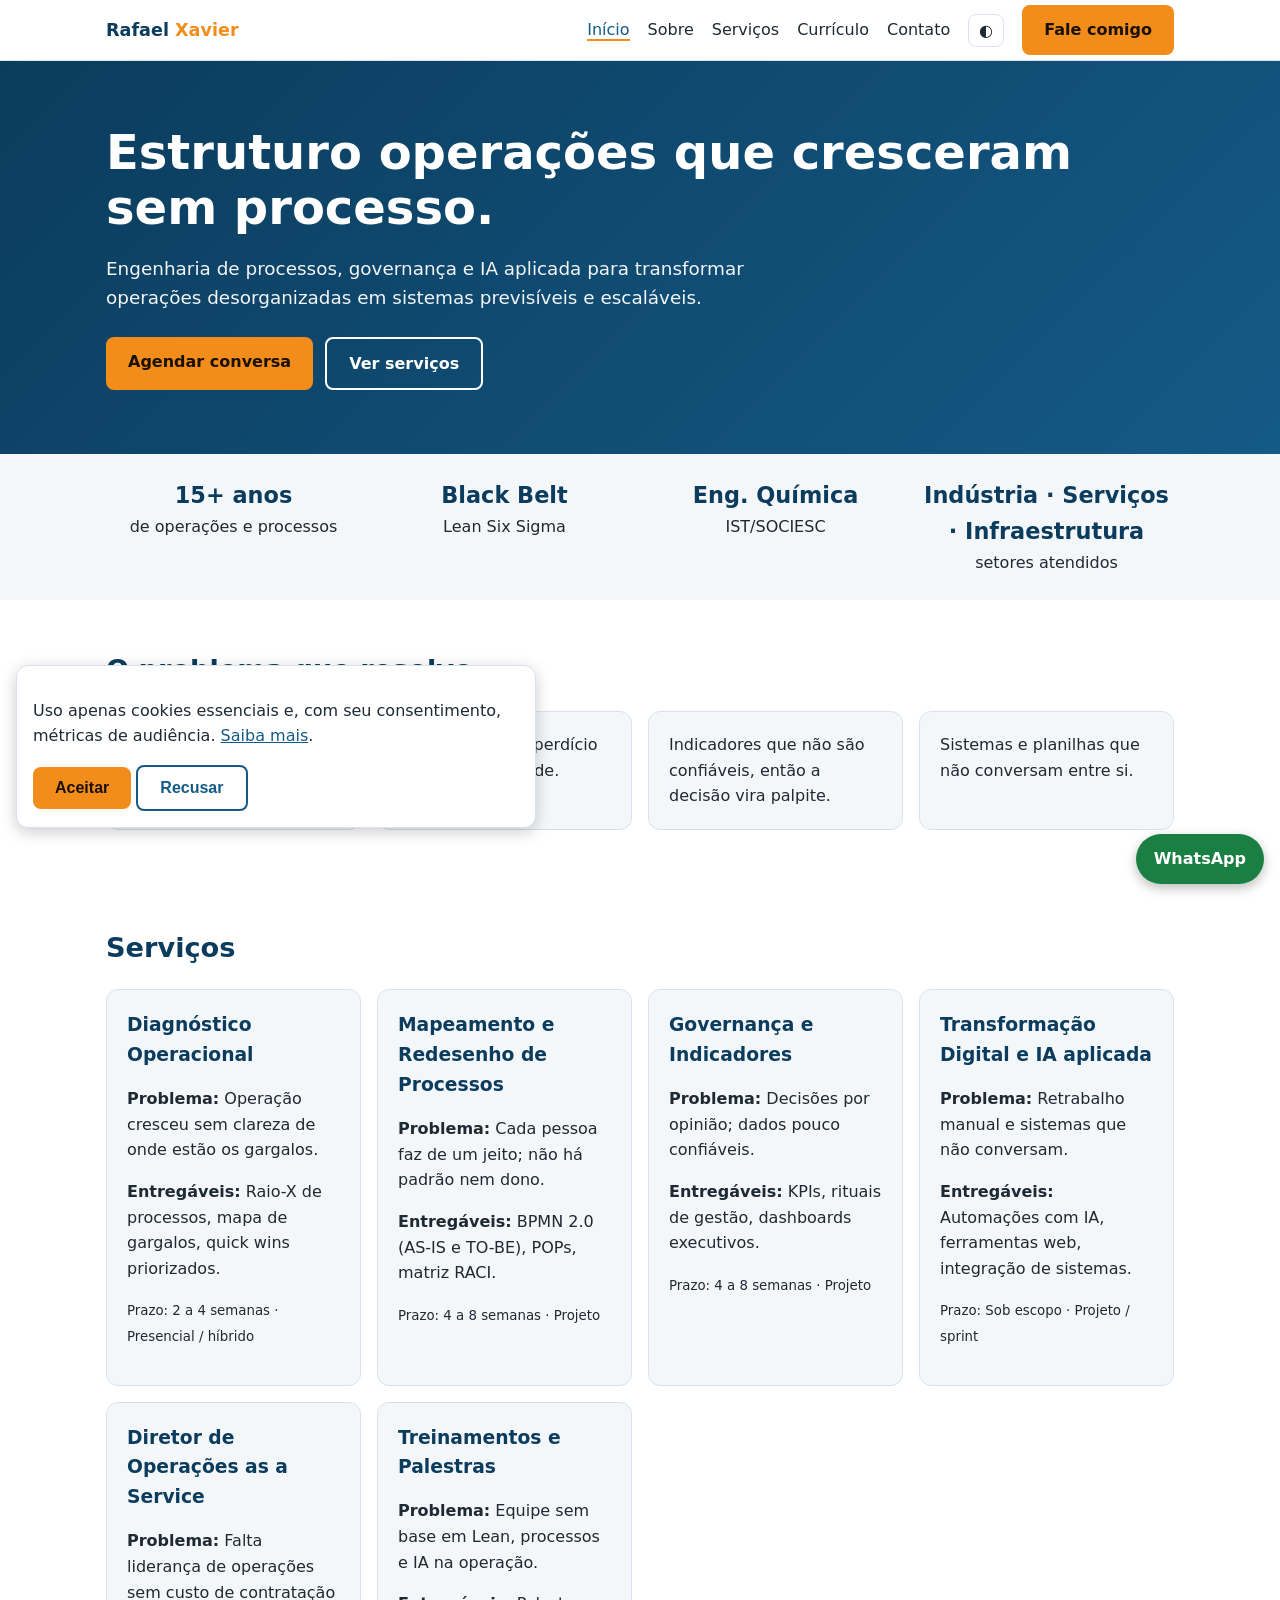
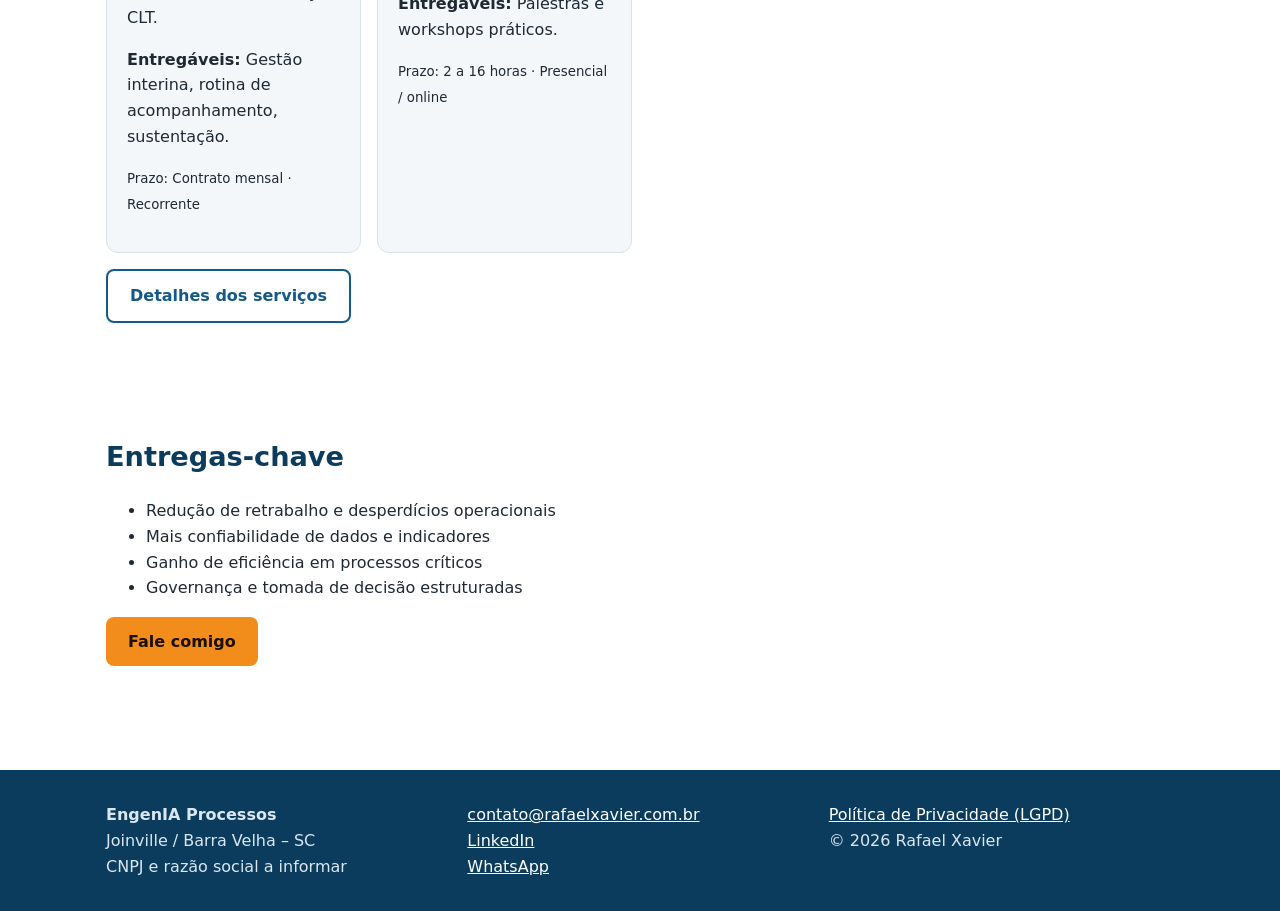
<file: index.html>
<!doctype html>
<html lang="pt-BR">
<head>
<meta charset="utf-8">
<meta name="viewport" content="width=device-width,initial-scale=1">
<title>Rafael Xavier | Engenharia de Processos e IA aplicada – EngenIA Processos</title>
<meta name="description" content="Estruturo operações que cresceram sem processo: engenharia de processos, governança, indicadores e IA aplicada. Rafael Xavier, EngenIA Processos.">
<link rel="canonical" href="https://rafaelxavier.com.br/">
<meta property="og:title" content="Rafael Xavier | EngenIA Processos">
<meta property="og:description" content="Estruturo operações que cresceram sem processo.">
<meta property="og:type" content="website">
<meta property="og:image" content="https://rafaelxavier.com.br/icon.svg">
<meta name="theme-color" content="#0b3c5d">
<link rel="manifest" href="manifest.webmanifest">
<link rel="icon" href="icon.svg" type="image/svg+xml">
<link rel="stylesheet" href="css/style.css">
<script type="application/ld+json">{"@context":"https://schema.org","@graph":[{"@type":"Person","name":"Rafael Xavier","jobTitle":"Founder & Diretor de Operações","worksFor":{"@type":"Organization","name":"EngenIA Processos"},"sameAs":["https://www.linkedin.com/in/rafael-xavier-01332241"],"address":{"@type":"PostalAddress","addressRegion":"SC","addressCountry":"BR"}},{"@type":"ProfessionalService","name":"EngenIA Processos","areaServed":"BR","url":"https://rafaelxavier.com.br/"}]}</script>
</head>
<body>
<main id="main">
<section class="hero"><div class="wrap">
<h1>Estruturo operações que cresceram sem processo.</h1>
<p>Engenharia de processos, governança e IA aplicada para transformar operações desorganizadas em sistemas previsíveis e escaláveis.</p>
<div class="cta"><a class="btn" href="contato.html" data-ev="cta_conversa">Agendar conversa</a><a class="btn sec" href="servicos.html">Ver serviços</a></div>
</div></section>
<div class="strip"><div class="wrap grid"><div><b>15+ anos</b>de operações e processos</div><div><b>Black Belt</b>Lean Six Sigma</div><div><b>Eng. Química</b>IST/SOCIESC</div><div><b>Indústria · Serviços · Infraestrutura</b>setores atendidos</div></div></div>
<section><div class="wrap"><h2>O problema que resolvo</h2><div class="grid" id="dores"></div></div></section>
<section><div class="wrap"><h2>Serviços</h2><div class="grid" id="servicos"></div><p><a class="btn sec" href="servicos.html">Detalhes dos serviços</a></p></div></section>
<section><div class="wrap"><h2>Entregas-chave</h2><ul><li>Redução de retrabalho e desperdícios operacionais</li><li>Mais confiabilidade de dados e indicadores</li><li>Ganho de eficiência em processos críticos</li><li>Governança e tomada de decisão estruturadas</li></ul>
<p><a class="btn" href="contato.html">Fale comigo</a></p></div></section>
</main>
<script src="js/main.js"></script>
</body>
</html>
</file>
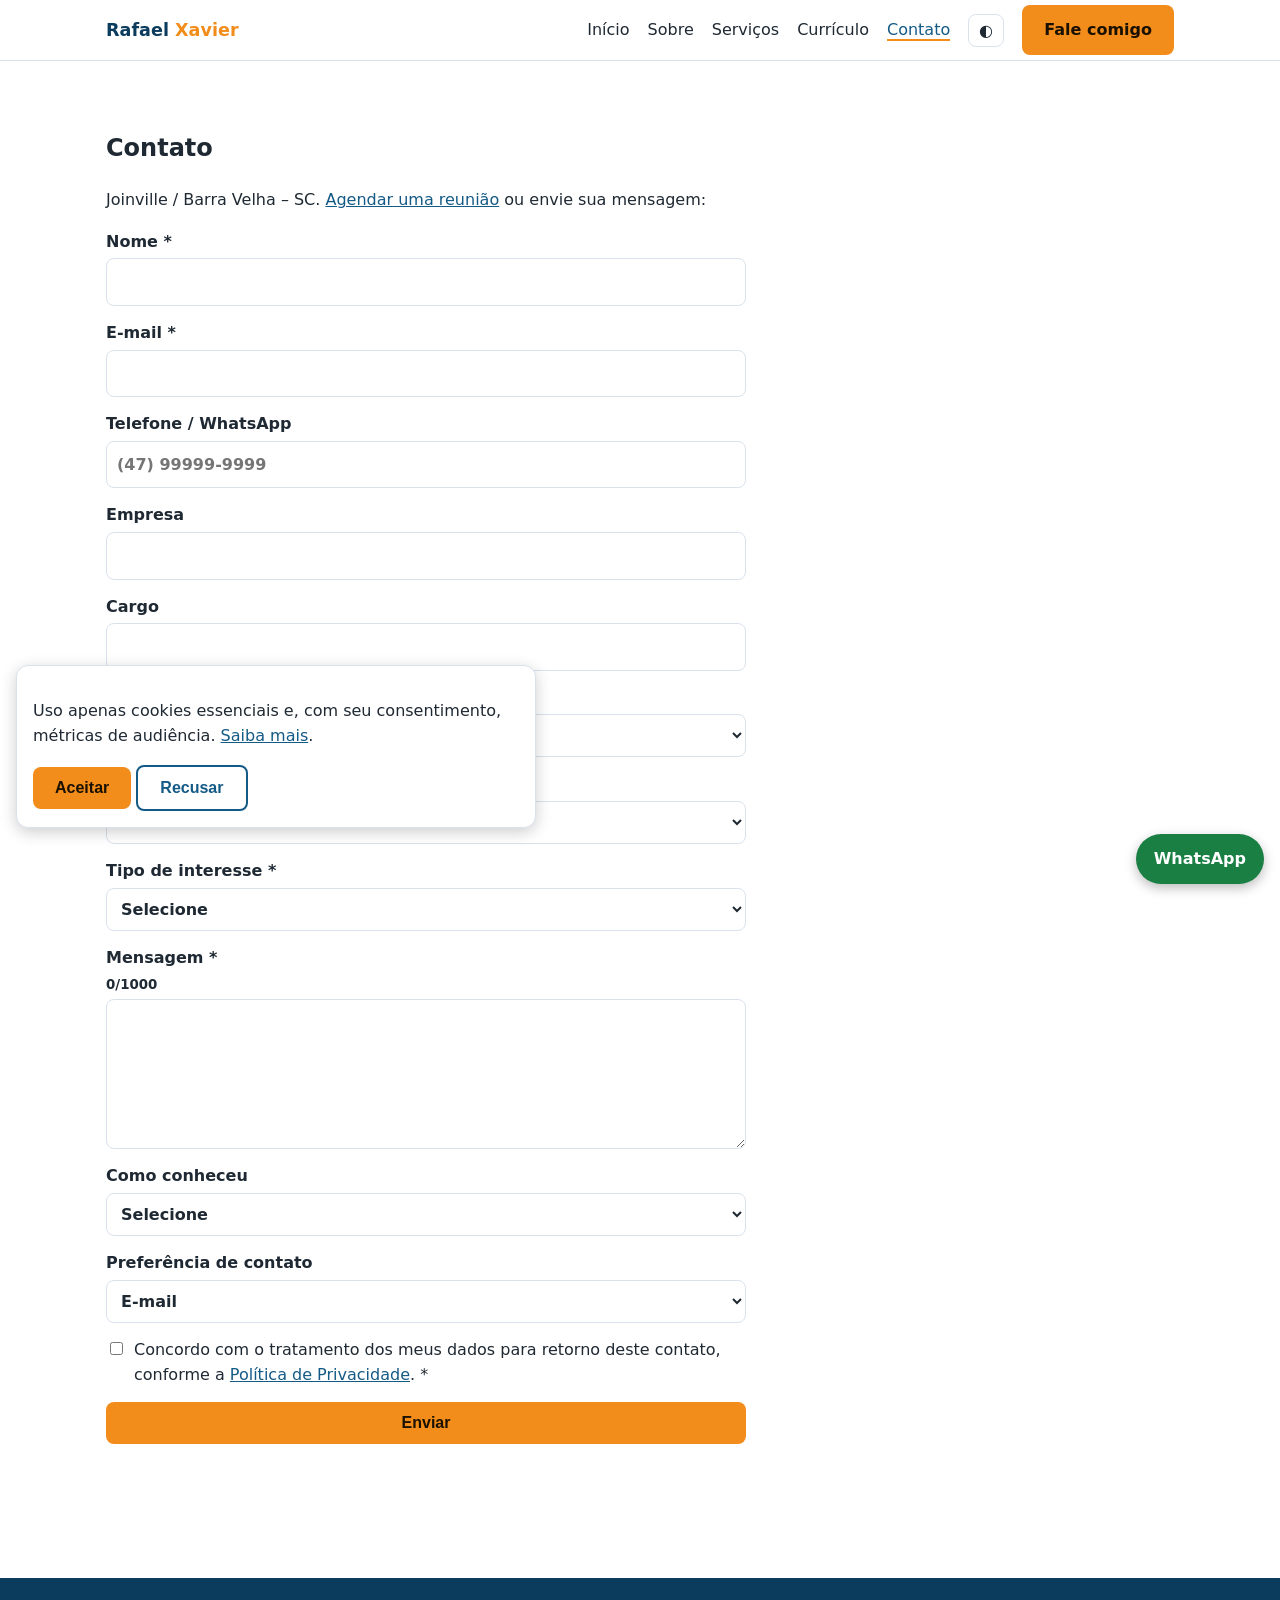
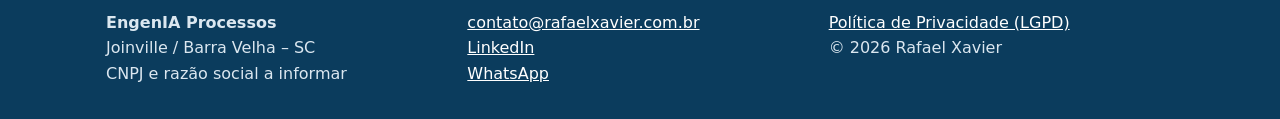
<file: contato.html>
<!doctype html>
<html lang="pt-BR">
<head>
<meta charset="utf-8">
<meta name="viewport" content="width=device-width,initial-scale=1">
<title>Contato | Rafael Xavier – EngenIA Processos</title>
<meta name="description" content="Fale com Rafael Xavier: consultoria, palestras, treinamentos e parcerias. Formulário, WhatsApp, e-mail e agendamento.">
<link rel="canonical" href="https://rafaelxavier.com.br/contato.html">
<meta property="og:title" content="Contato | Rafael Xavier">
<meta name="theme-color" content="#0b3c5d">
<link rel="manifest" href="manifest.webmanifest">
<link rel="icon" href="icon.svg" type="image/svg+xml">
<link rel="stylesheet" href="css/style.css">
</head>
<body>
<main id="main">
<section><div class="wrap">
<h1>Contato</h1>
<p>Joinville / Barra Velha – SC. <a href="#" data-agenda data-ev="agendar">Agendar uma reunião</a> ou envie sua mensagem:</p>
<form id="form" novalidate="false">
<label>Nome *<input name="nome" required autocomplete="name"></label>
<label>E-mail *<input name="email" type="email" required autocomplete="email"></label>
<label>Telefone / WhatsApp<input name="telefone" type="tel" inputmode="numeric" placeholder="(47) 99999-9999" autocomplete="tel"></label>
<label>Empresa<input name="empresa" autocomplete="organization"></label>
<label>Cargo<input name="cargo" autocomplete="organization-title"></label>
<label>Porte da empresa<select name="porte"><option value="">Selecione</option><option>Até 20</option><option>21-100</option><option>101-500</option><option>500+</option></select></label>
<label>Setor<select name="setor"><option value="">Selecione</option><option>Indústria</option><option>Serviços</option><option>Infraestrutura</option><option>Comércio</option><option>Outro</option></select></label>
<label>Tipo de interesse *<select name="interesse" required><option value="">Selecione</option><option>Consultoria</option><option>Palestra</option><option>Treinamento</option><option>Vaga/Recrutamento</option><option>Parceria</option><option>Outro</option></select></label>
<label>Mensagem * <small id="cnt">0/1000</small><textarea name="mensagem" rows="5" maxlength="1000" required></textarea></label>
<label>Como conheceu<select name="origem"><option value="">Selecione</option><option>LinkedIn</option><option>Busca no Google</option><option>Indicação</option><option>Evento</option><option>Outro</option></select></label>
<label>Preferência de contato<select name="preferencia"><option>E-mail</option><option>WhatsApp</option><option>Ligação</option></select></label>
<input class="hp" name="website" tabindex="-1" autocomplete="off" aria-hidden="true">
<label class="chk"><input type="checkbox" name="lgpd" required> <span>Concordo com o tratamento dos meus dados para retorno deste contato, conforme a <a href="privacidade.html">Política de Privacidade</a>. *</span></label>
<button class="btn" type="submit">Enviar</button>
<p id="msg" role="status"></p>
</form>
</div></section>
</main>
<script src="js/main.js"></script>
</body>
</html>
</file>
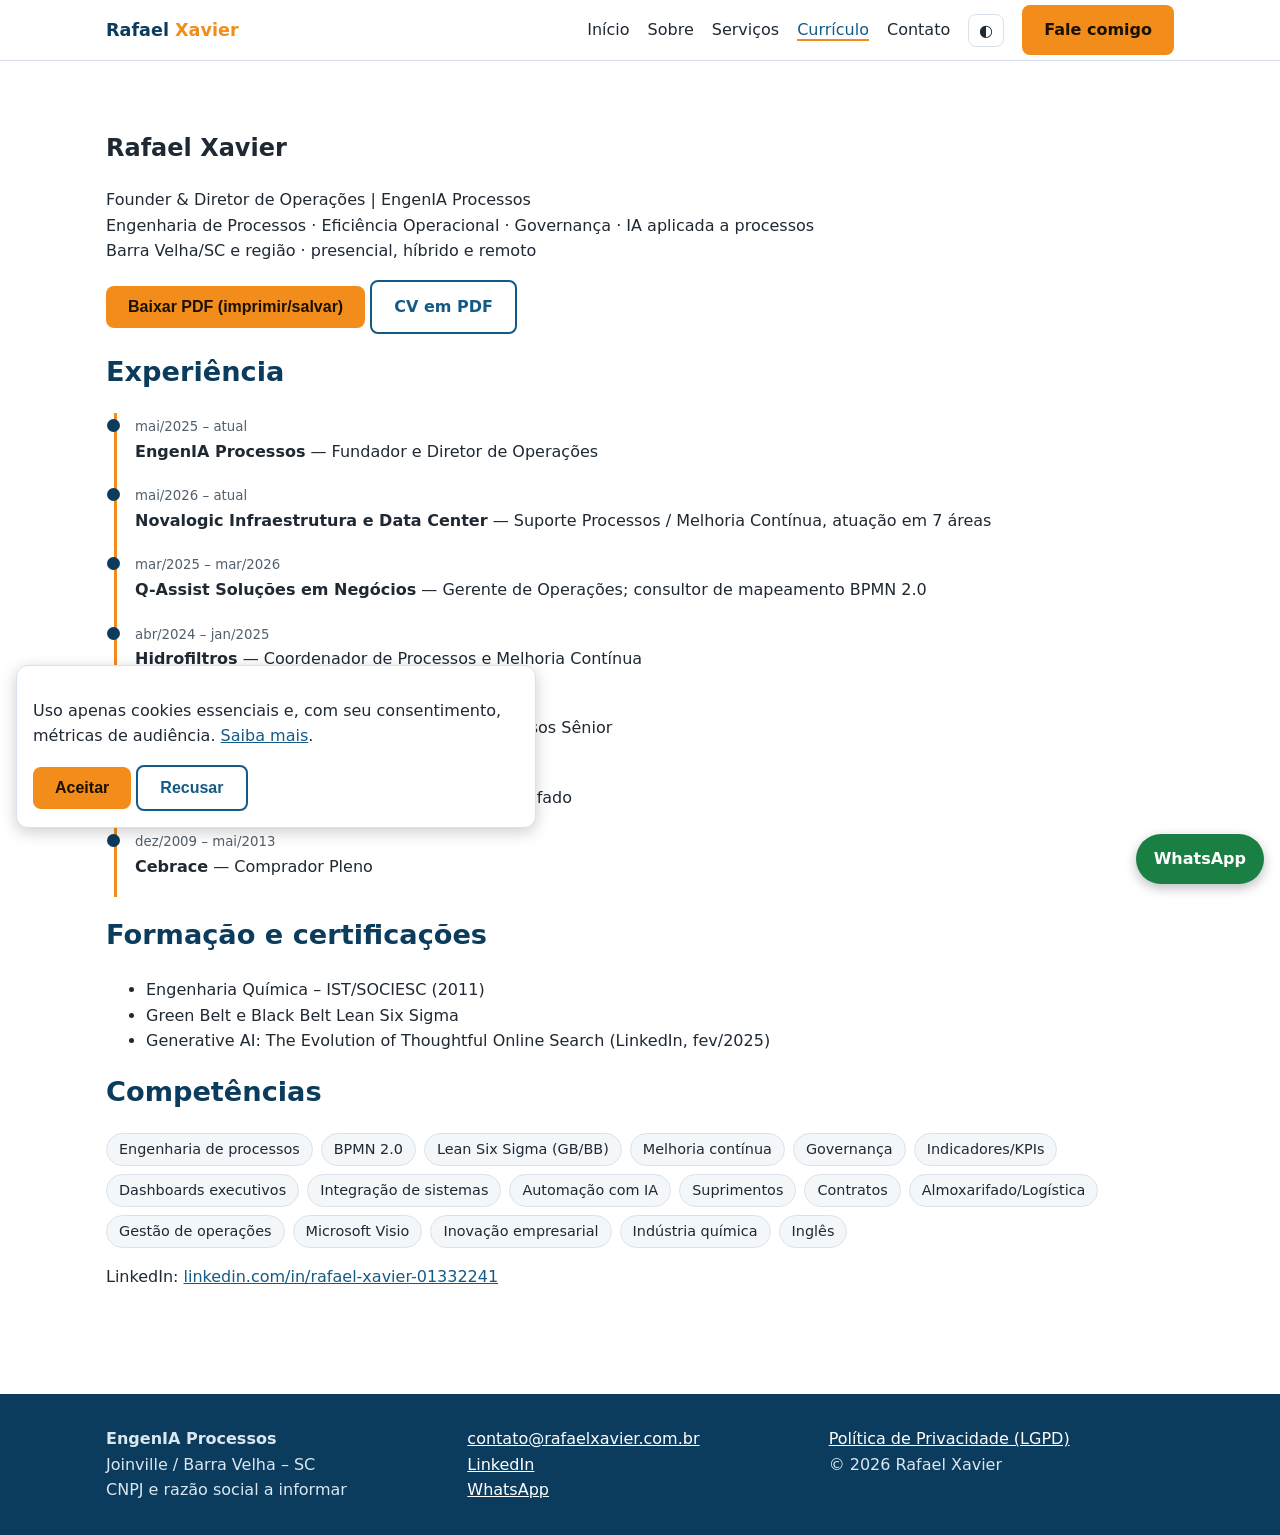
<file: curriculo.html>
<!doctype html>
<html lang="pt-BR">
<head>
<meta charset="utf-8">
<meta name="viewport" content="width=device-width,initial-scale=1">
<title>Currículo | Rafael Xavier – EngenIA Processos</title>
<meta name="description" content="Currículo de Rafael Xavier: engenharia de processos, melhoria contínua, Lean Six Sigma e IA aplicada.">
<link rel="canonical" href="https://rafaelxavier.com.br/curriculo.html">
<meta property="og:title" content="Currículo | Rafael Xavier">
<meta name="theme-color" content="#0b3c5d">
<link rel="manifest" href="manifest.webmanifest">
<link rel="icon" href="icon.svg" type="image/svg+xml">
<link rel="stylesheet" href="css/style.css">
</head>
<body>
<main id="main">
<section><div class="wrap">
<h1>Rafael Xavier</h1>
<p>Founder &amp; Diretor de Operações | EngenIA Processos<br>Engenharia de Processos · Eficiência Operacional · Governança · IA aplicada a processos<br>Barra Velha/SC e região · presencial, híbrido e remoto</p>
<p class="noprint"><button class="btn" onclick="print()">Baixar PDF (imprimir/salvar)</button> <a class="btn sec" href="cv-rafael-xavier.pdf" data-ev="download_cv">CV em PDF</a></p>
<h2>Experiência</h2>
<ul class="tl" id="timeline"></ul>
<h2>Formação e certificações</h2>
<ul><li>Engenharia Química – IST/SOCIESC (2011)</li><li>Green Belt e Black Belt Lean Six Sigma</li><li>Generative AI: The Evolution of Thoughtful Online Search (LinkedIn, fev/2025)</li></ul>
<h2>Competências</h2>
<ul class="tags" id="comp"></ul>
<p>LinkedIn: <a href="https://www.linkedin.com/in/rafael-xavier-01332241" rel="noopener">linkedin.com/in/rafael-xavier-01332241</a></p>
</div></section>
</main>
<script src="js/main.js"></script>
</body>
</html>
</file>
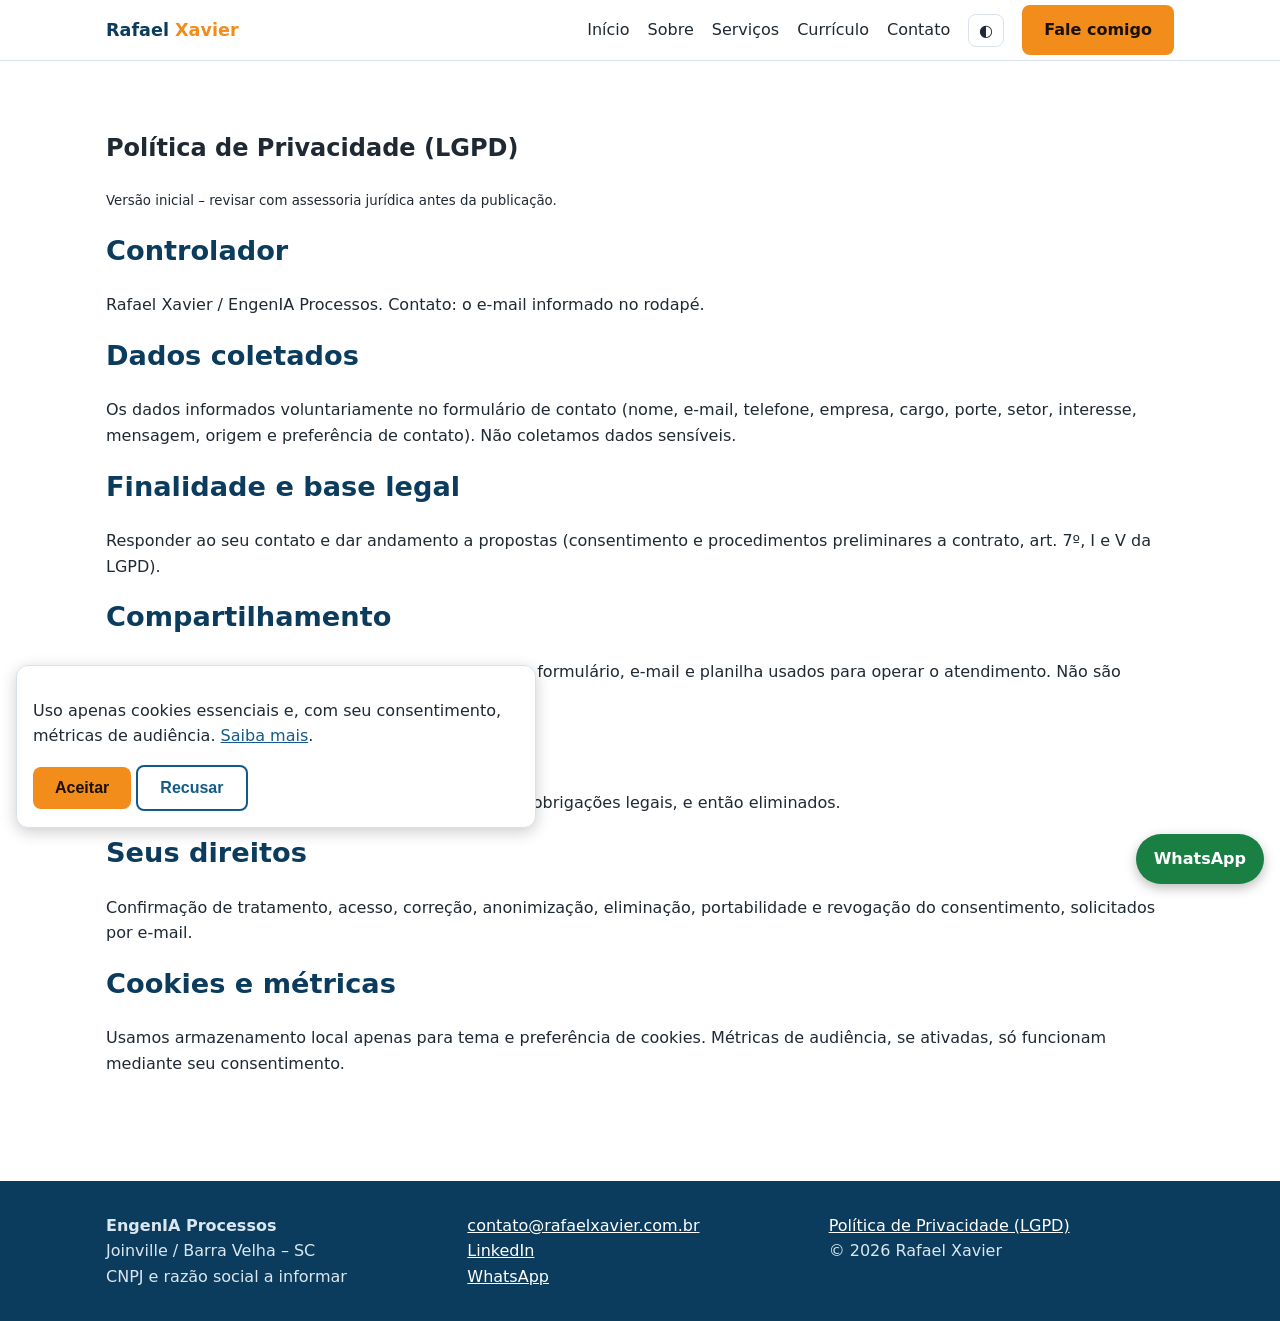
<file: privacidade.html>
<!doctype html>
<html lang="pt-BR">
<head>
<meta charset="utf-8">
<meta name="viewport" content="width=device-width,initial-scale=1">
<title>Política de Privacidade | Rafael Xavier</title>
<meta name="description" content="Como os dados enviados neste site são tratados, conforme a LGPD.">
<link rel="canonical" href="https://rafaelxavier.com.br/privacidade.html">
<meta name="theme-color" content="#0b3c5d">
<link rel="manifest" href="manifest.webmanifest">
<link rel="icon" href="icon.svg" type="image/svg+xml">
<link rel="stylesheet" href="css/style.css">
</head>
<body>
<main id="main">
<section><div class="wrap">
<h1>Política de Privacidade (LGPD)</h1>
<p><small>Versão inicial – revisar com assessoria jurídica antes da publicação.</small></p>
<h2>Controlador</h2><p>Rafael Xavier / EngenIA Processos. Contato: o e-mail informado no rodapé.</p>
<h2>Dados coletados</h2><p>Os dados informados voluntariamente no formulário de contato (nome, e-mail, telefone, empresa, cargo, porte, setor, interesse, mensagem, origem e preferência de contato). Não coletamos dados sensíveis.</p>
<h2>Finalidade e base legal</h2><p>Responder ao seu contato e dar andamento a propostas (consentimento e procedimentos preliminares a contrato, art. 7º, I e V da LGPD).</p>
<h2>Compartilhamento</h2><p>Os dados podem ser processados por prestadores de formulário, e-mail e planilha usados para operar o atendimento. Não são vendidos.</p>
<h2>Retenção</h2><p>Mantidos pelo tempo necessário ao atendimento e a obrigações legais, e então eliminados.</p>
<h2>Seus direitos</h2><p>Confirmação de tratamento, acesso, correção, anonimização, eliminação, portabilidade e revogação do consentimento, solicitados por e-mail.</p>
<h2>Cookies e métricas</h2><p>Usamos armazenamento local apenas para tema e preferência de cookies. Métricas de audiência, se ativadas, só funcionam mediante seu consentimento.</p>
</div></section>
</main>
<script src="js/main.js"></script>
</body>
</html>
</file>
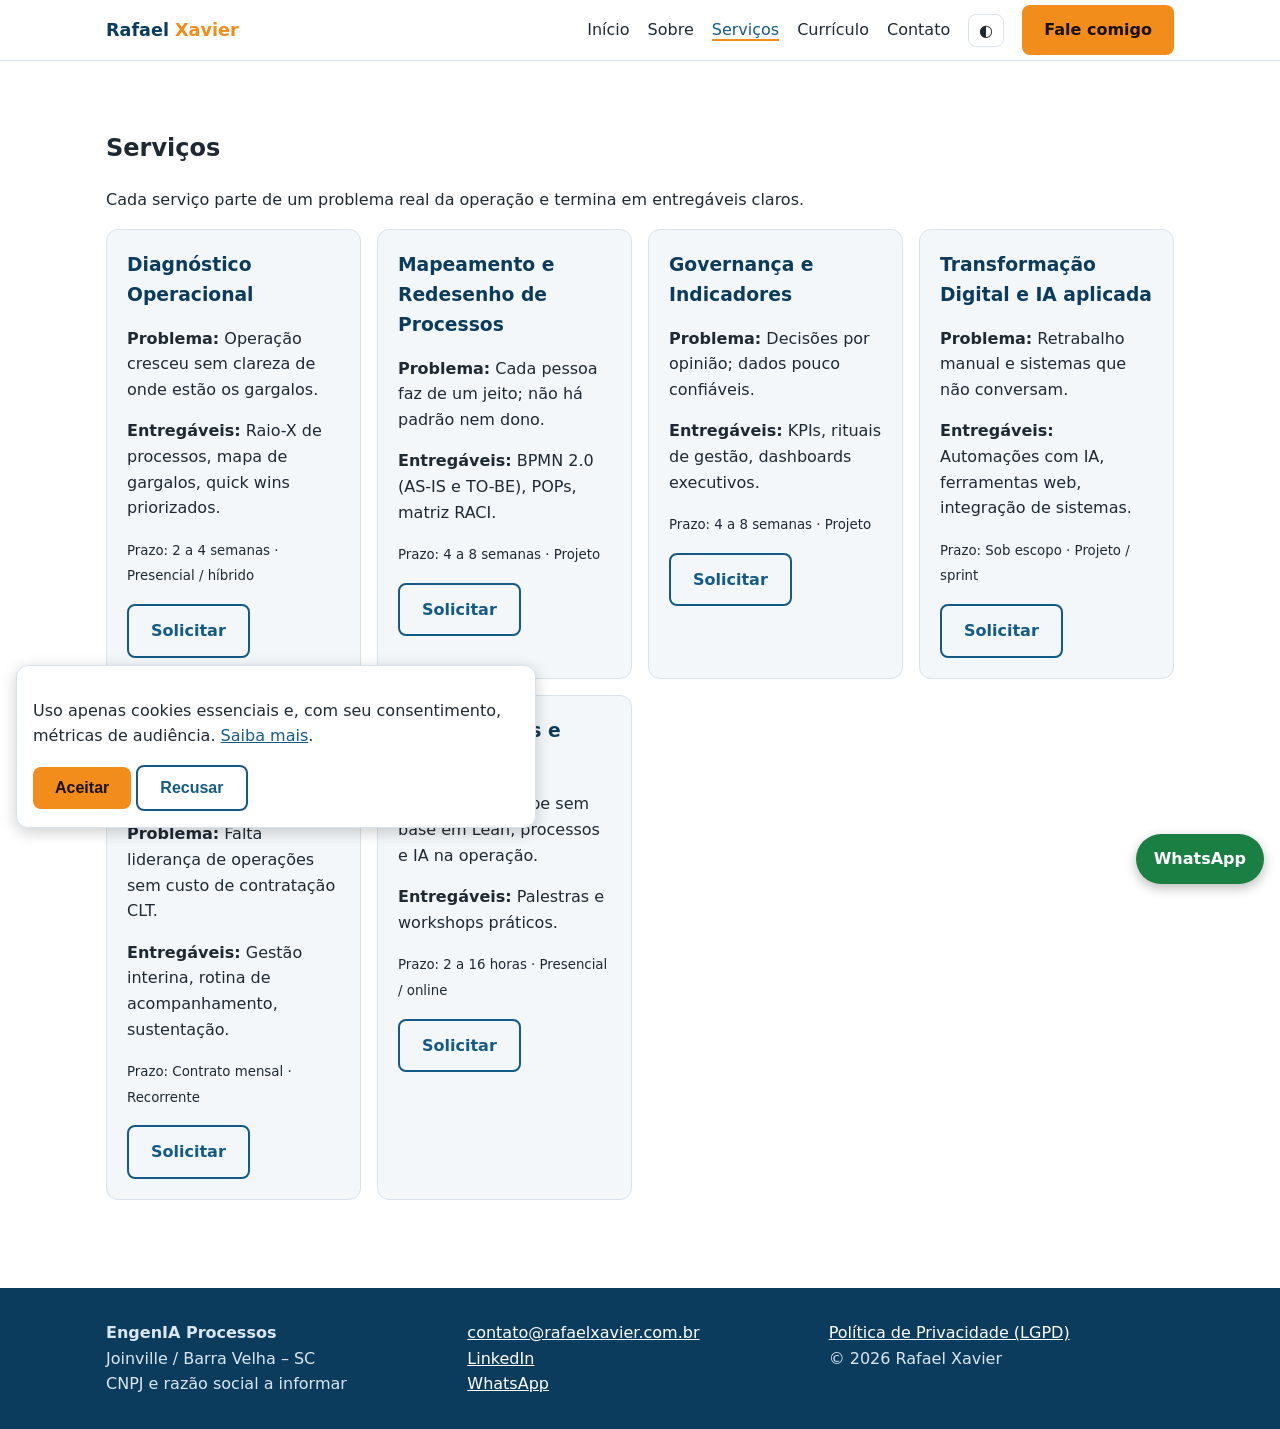
<file: servicos.html>
<!doctype html>
<html lang="pt-BR">
<head>
<meta charset="utf-8">
<meta name="viewport" content="width=device-width,initial-scale=1">
<title>Serviços | Rafael Xavier – EngenIA Processos</title>
<meta name="description" content="Diagnóstico operacional, mapeamento BPMN, governança e indicadores, IA aplicada a processos, diretor de operações as a service e treinamentos.">
<link rel="canonical" href="https://rafaelxavier.com.br/servicos.html">
<meta property="og:title" content="Serviços | EngenIA Processos">
<meta name="theme-color" content="#0b3c5d">
<link rel="manifest" href="manifest.webmanifest">
<link rel="icon" href="icon.svg" type="image/svg+xml">
<link rel="stylesheet" href="css/style.css">
</head>
<body>
<main id="main">
<section><div class="wrap">
<h1>Serviços</h1>
<p>Cada serviço parte de um problema real da operação e termina em entregáveis claros.</p>
<div class="grid" id="servicos" data-full="1"></div>
</div></section>
</main>
<script src="js/main.js"></script>
</body>
</html>
</file>
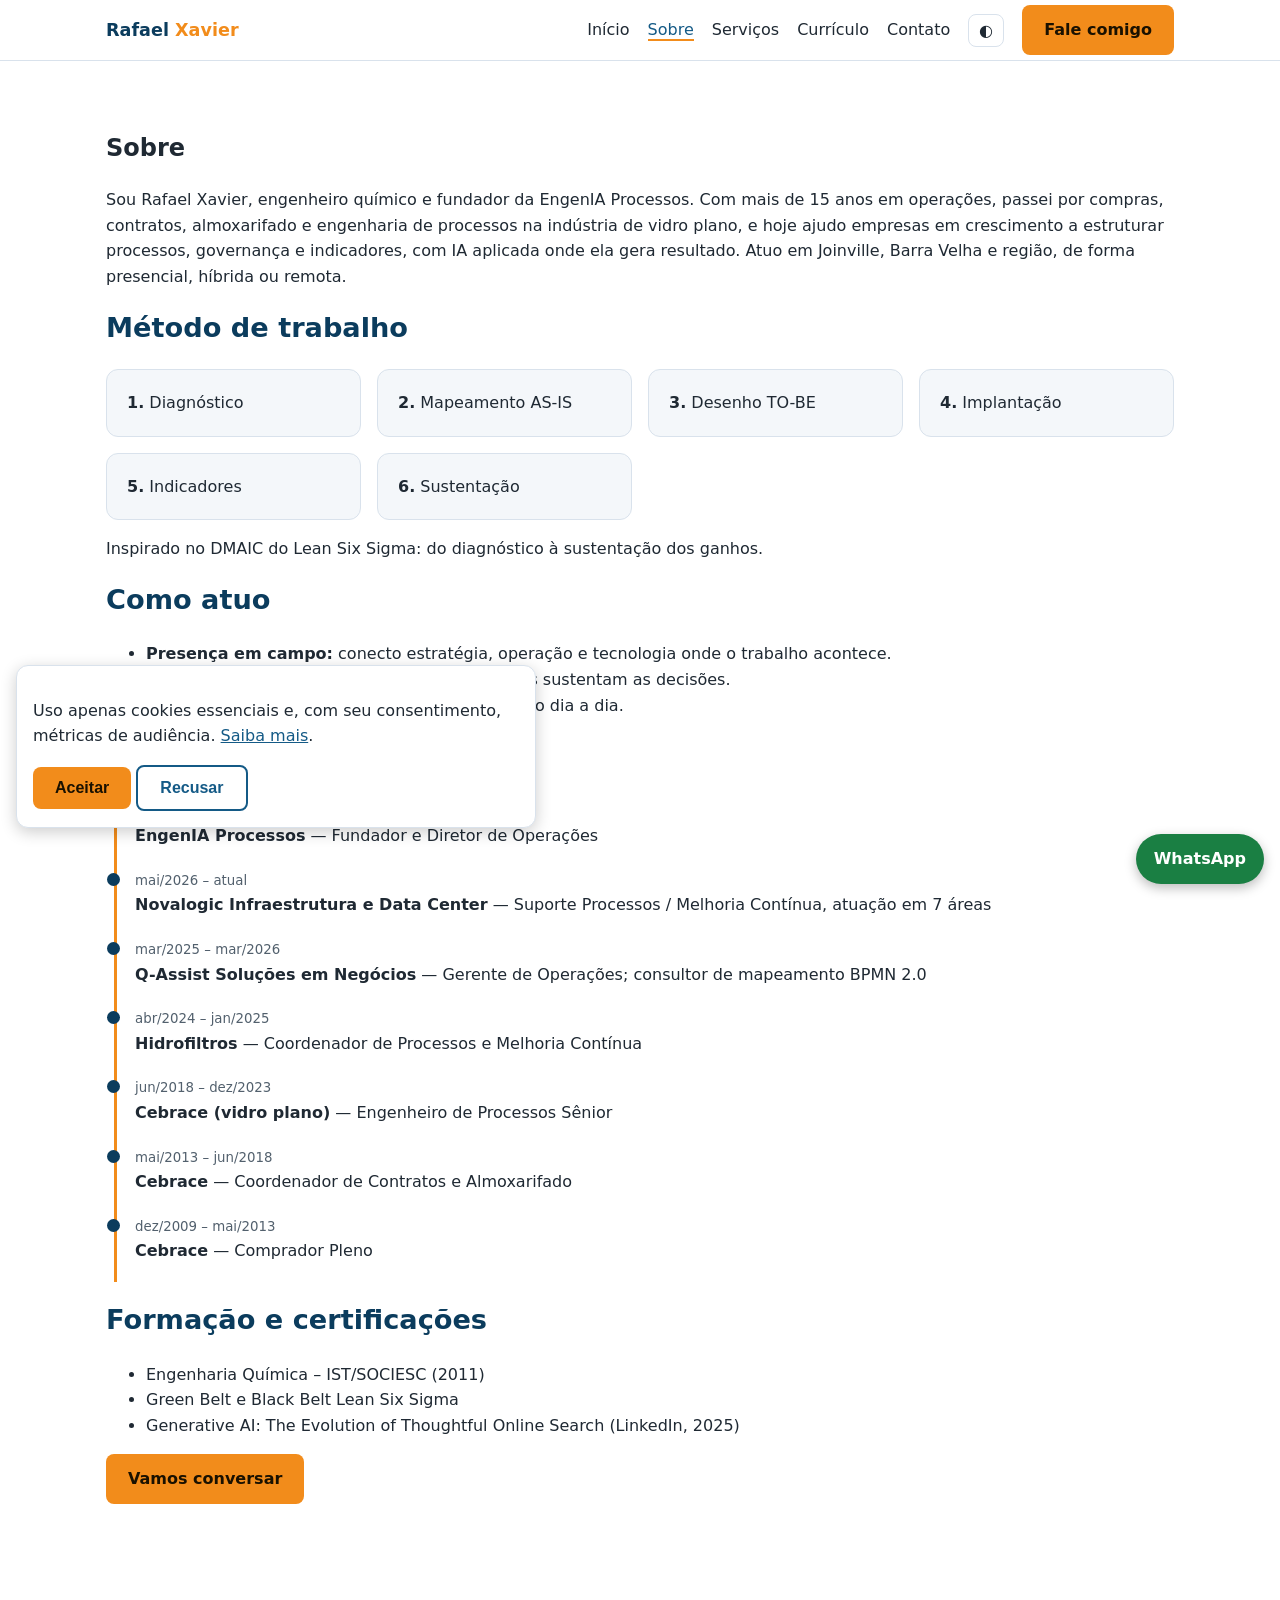
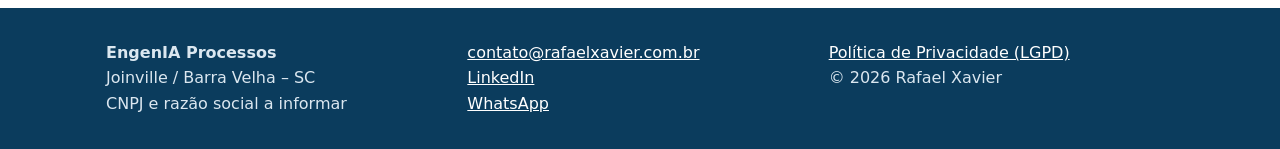
<file: sobre.html>
<!doctype html>
<html lang="pt-BR">
<head>
<meta charset="utf-8">
<meta name="viewport" content="width=device-width,initial-scale=1">
<title>Sobre | Rafael Xavier – EngenIA Processos</title>
<meta name="description" content="Engenheiro Químico, Black Belt Lean Six Sigma, fundador da EngenIA Processos. Trajetória, método e forma de atuar.">
<link rel="canonical" href="https://rafaelxavier.com.br/sobre.html">
<meta property="og:title" content="Sobre Rafael Xavier">
<meta name="theme-color" content="#0b3c5d">
<link rel="manifest" href="manifest.webmanifest">
<link rel="icon" href="icon.svg" type="image/svg+xml">
<link rel="stylesheet" href="css/style.css">
</head>
<body>
<main id="main">
<section><div class="wrap">
<h1>Sobre</h1>
<p>Sou Rafael Xavier, engenheiro químico e fundador da EngenIA Processos. Com mais de 15 anos em operações, passei por compras, contratos, almoxarifado e engenharia de processos na indústria de vidro plano, e hoje ajudo empresas em crescimento a estruturar processos, governança e indicadores, com IA aplicada onde ela gera resultado. Atuo em Joinville, Barra Velha e região, de forma presencial, híbrida ou remota.</p>
<h2>Método de trabalho</h2>
<div class="grid" id="metodo"></div>
<p>Inspirado no DMAIC do Lean Six Sigma: do diagnóstico à sustentação dos ganhos.</p>
<h2>Como atuo</h2>
<ul><li><b>Presença em campo:</b> conecto estratégia, operação e tecnologia onde o trabalho acontece.</li><li><b>Dado antes de opinião:</b> indicadores confiáveis sustentam as decisões.</li><li><b>Simplicidade:</b> o processo precisa ser seguido no dia a dia.</li></ul>
<h2>Trajetória</h2>
<ul class="tl" id="timeline"></ul>
<h2>Formação e certificações</h2>
<ul><li>Engenharia Química – IST/SOCIESC (2011)</li><li>Green Belt e Black Belt Lean Six Sigma</li><li>Generative AI: The Evolution of Thoughtful Online Search (LinkedIn, 2025)</li></ul>
<p><a class="btn" href="contato.html">Vamos conversar</a></p>
</div></section>
</main>
<script src="js/main.js"></script>
</body>
</html>
</file>
<file: css/style.css>
:root{--bg:#fff;--fg:#1f2933;--mut:#52606d;--pri:#0b3c5d;--pri2:#145a86;--acc:#f28c1b;--card:#f4f7fa;--bd:#d9e2ec;--max:1100px}
@media(prefers-color-scheme:dark){:root:not([data-theme=light]){--bg:#10181f;--fg:#e6edf3;--mut:#9fb0c0;--pri:#5fb0e6;--pri2:#8cc8f0;--card:#18232d;--bd:#2a3948}}
:root[data-theme=dark]{--bg:#10181f;--fg:#e6edf3;--mut:#9fb0c0;--pri:#5fb0e6;--pri2:#8cc8f0;--card:#18232d;--bd:#2a3948}
*{box-sizing:border-box}html{scroll-behavior:smooth}
body{margin:0;font:16px/1.6 Inter,Montserrat,system-ui,"Segoe UI",Arial,sans-serif;background:var(--bg);color:var(--fg)}
a{color:var(--pri2)}img{max-width:100%}
.wrap{max-width:var(--max);margin:0 auto;padding:0 16px}
.skip{position:absolute;left:-999px}.skip:focus{left:8px;top:8px;background:#fff;color:#000;padding:8px;z-index:99}
:focus-visible{outline:3px solid var(--acc);outline-offset:2px}
header.top{position:sticky;top:0;background:var(--bg);border-bottom:1px solid var(--bd);z-index:50}
.bar{display:flex;align-items:center;justify-content:space-between;height:60px}
.logo{font-weight:800;color:var(--pri);text-decoration:none;font-size:1.1rem}.logo span{color:var(--acc)}
nav ul{display:flex;gap:18px;list-style:none;margin:0;padding:0;align-items:center}
nav a{text-decoration:none;color:var(--fg);font-weight:500}nav a[aria-current=page]{color:var(--pri2);border-bottom:2px solid var(--acc)}
nav a.btn{color:#1a1100}
.burger,#tema{background:none;border:1px solid var(--bd);border-radius:8px;padding:6px 10px;color:var(--fg);cursor:pointer;font-size:1rem}
.burger{display:none}
@media(max-width:800px){.burger{display:block}nav{display:none;position:absolute;left:0;right:0;top:60px;background:var(--bg);border-bottom:1px solid var(--bd);padding:12px 16px}nav.open{display:block}nav ul{flex-direction:column;align-items:flex-start}}
.btn{display:inline-block;background:var(--acc);color:#1a1100;padding:12px 22px;border-radius:8px;font-weight:700;text-decoration:none;border:0;cursor:pointer;font-size:1rem}
.btn.sec{background:transparent;color:var(--pri2);border:2px solid var(--pri2)}
.hero{padding:64px 0;background:linear-gradient(135deg,#0b3c5d,#145a86);color:#fff}
.hero h1{font-size:clamp(1.8rem,5vw,3rem);line-height:1.15;margin:0 0 12px}.hero p{max-width:640px;font-size:1.15rem;opacity:.95}
.hero .btn.sec{color:#fff;border-color:#fff}.cta{display:flex;gap:12px;flex-wrap:wrap;margin-top:24px}
section{padding:48px 0}h2{color:var(--pri);font-size:1.7rem;margin:0 0 20px}
.grid{display:grid;gap:16px;grid-template-columns:repeat(auto-fit,minmax(240px,1fr))}
.card{background:var(--card);border:1px solid var(--bd);border-radius:12px;padding:20px}.card h3{margin:0 0 8px;color:var(--pri)}
.strip{background:var(--card);padding:24px 0}.strip .grid{text-align:center}.strip b{display:block;font-size:1.4rem;color:var(--pri)}
.tl{list-style:none;padding:0;border-left:3px solid var(--acc);margin-left:8px}.tl li{padding:0 0 18px 18px;position:relative}.tl li:before{content:"";position:absolute;left:-10px;top:6px;width:13px;height:13px;border-radius:50%;background:var(--pri)}.tl small{color:var(--mut)}
.tags{display:flex;flex-wrap:wrap;gap:8px;padding:0;list-style:none}.tags li{background:var(--card);border:1px solid var(--bd);border-radius:20px;padding:4px 12px;font-size:.9rem}
form{display:grid;gap:14px;max-width:640px}label{font-weight:600;display:grid;gap:4px}
input,select,textarea{font:inherit;padding:10px;border:1px solid var(--bd);border-radius:8px;background:var(--bg);color:var(--fg);width:100%}
.chk{display:flex;gap:8px;font-weight:400;align-items:flex-start}.chk input{width:auto;margin-top:5px}
.hp{position:absolute;left:-9999px}#msg{font-weight:600}
footer{background:#0b3c5d;color:#dbe7f0;padding:32px 0;margin-top:40px}footer a{color:#fff}
.wa{position:fixed;right:16px;bottom:16px;background:#1a7f43;color:#fff;border-radius:50px;padding:12px 18px;font-weight:700;text-decoration:none;box-shadow:0 4px 12px #0004;z-index:60}
.ck{position:fixed;left:16px;right:16px;bottom:72px;max-width:520px;background:var(--bg);border:1px solid var(--bd);border-radius:12px;padding:16px;z-index:70;box-shadow:0 4px 16px #0003}
@media print{header,footer,.wa,.ck,.noprint{display:none!important}}
</file>
